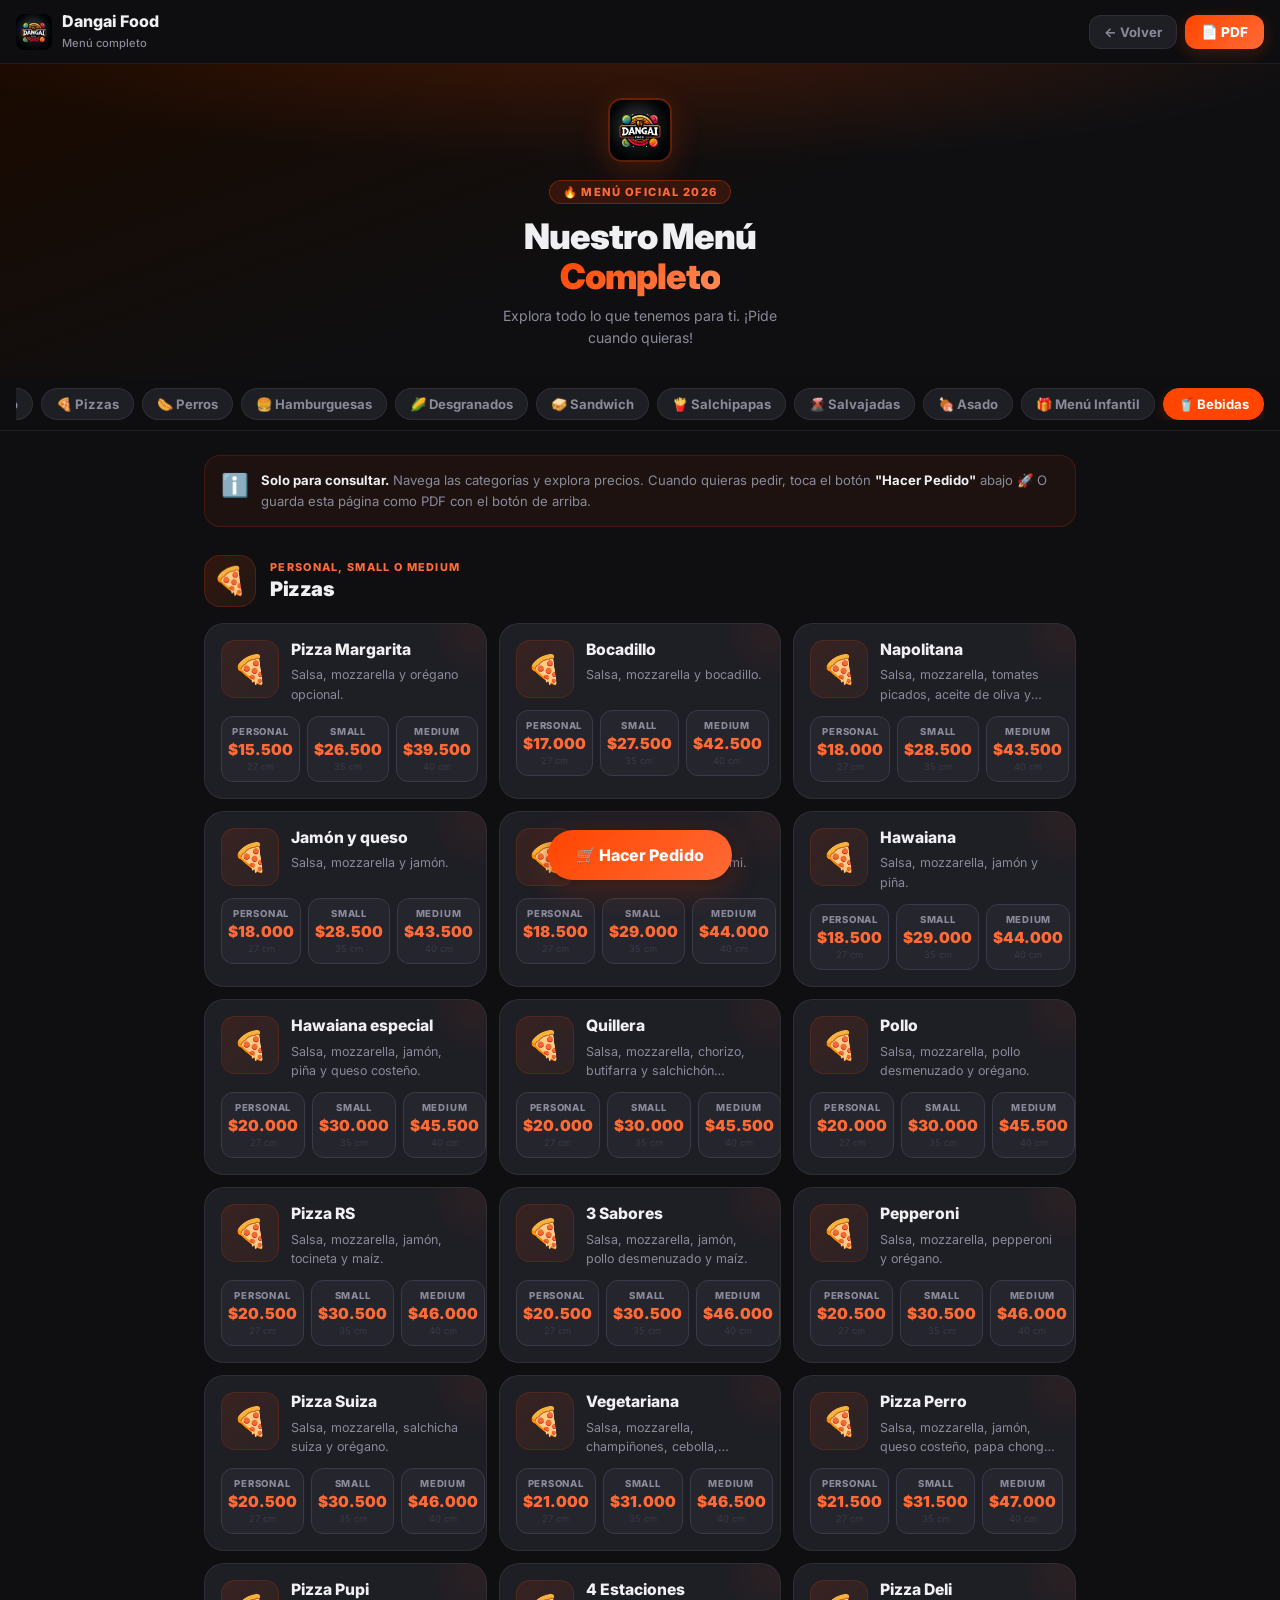
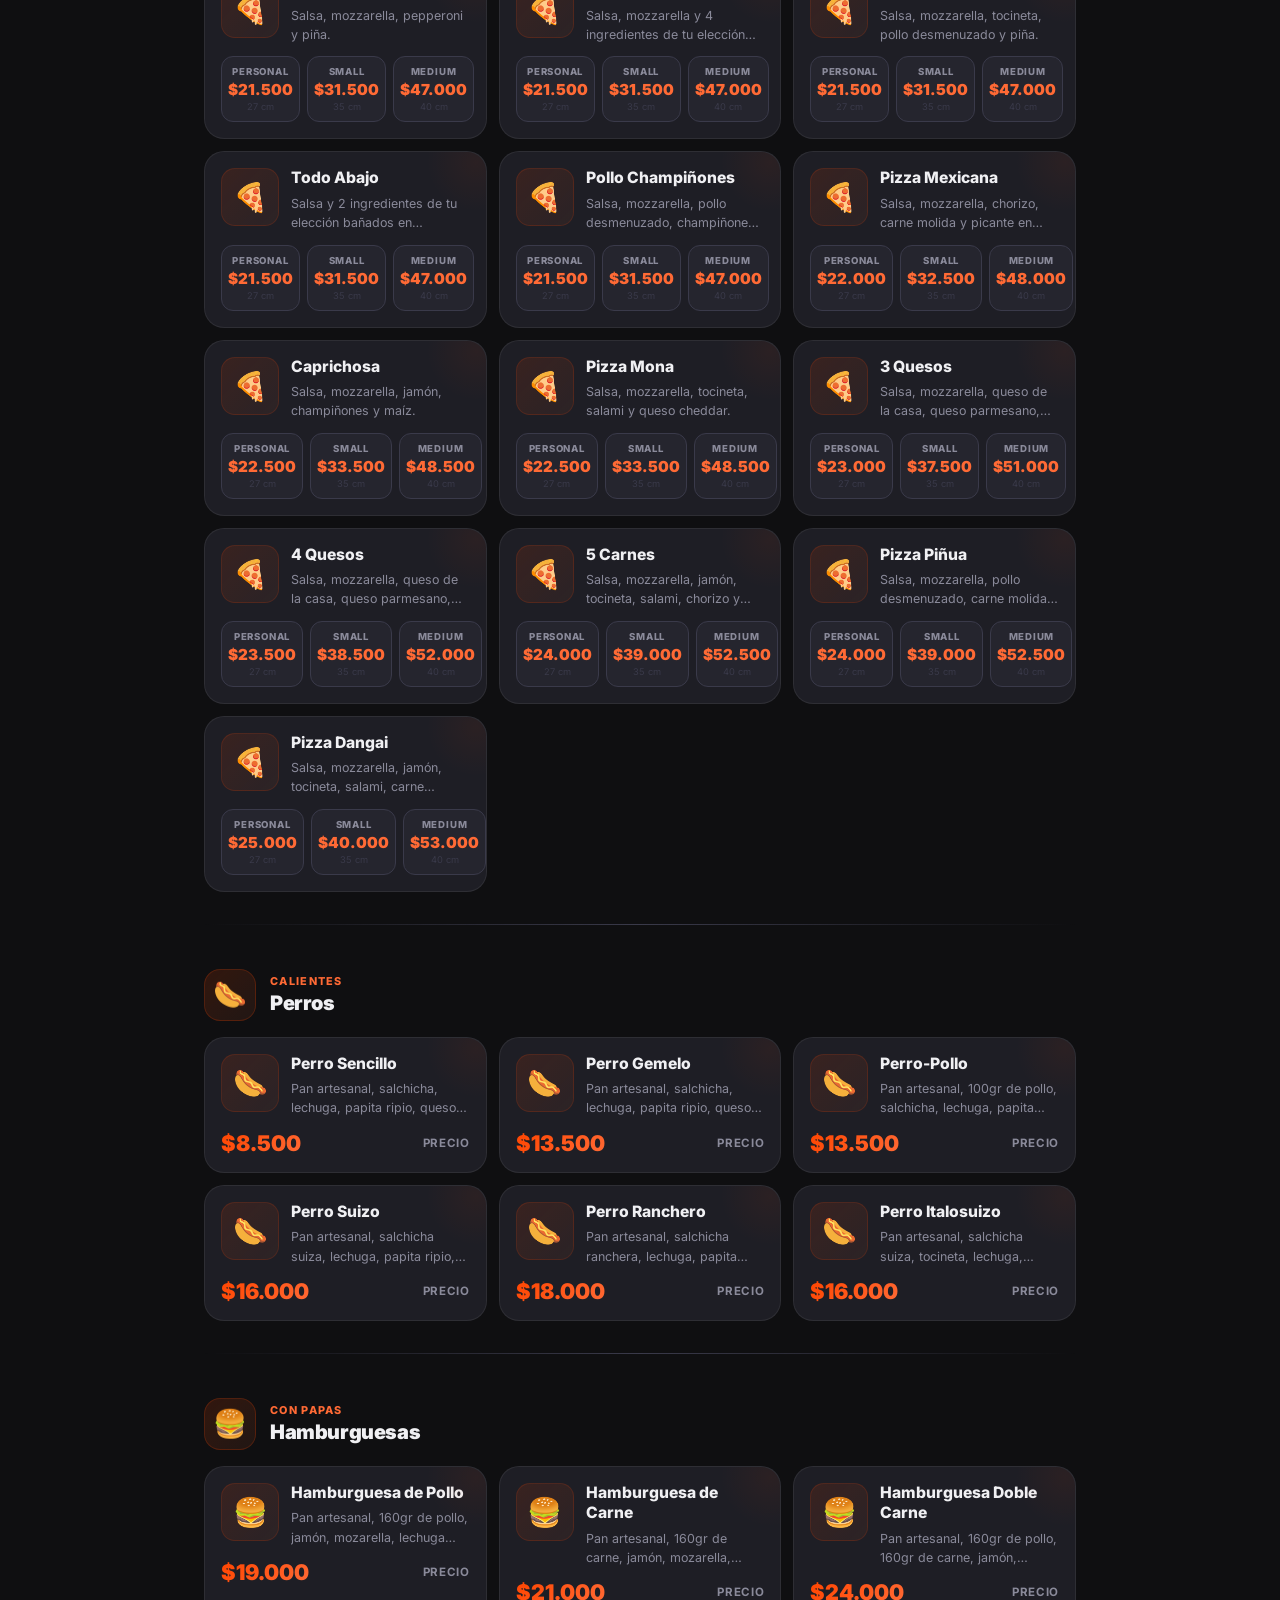
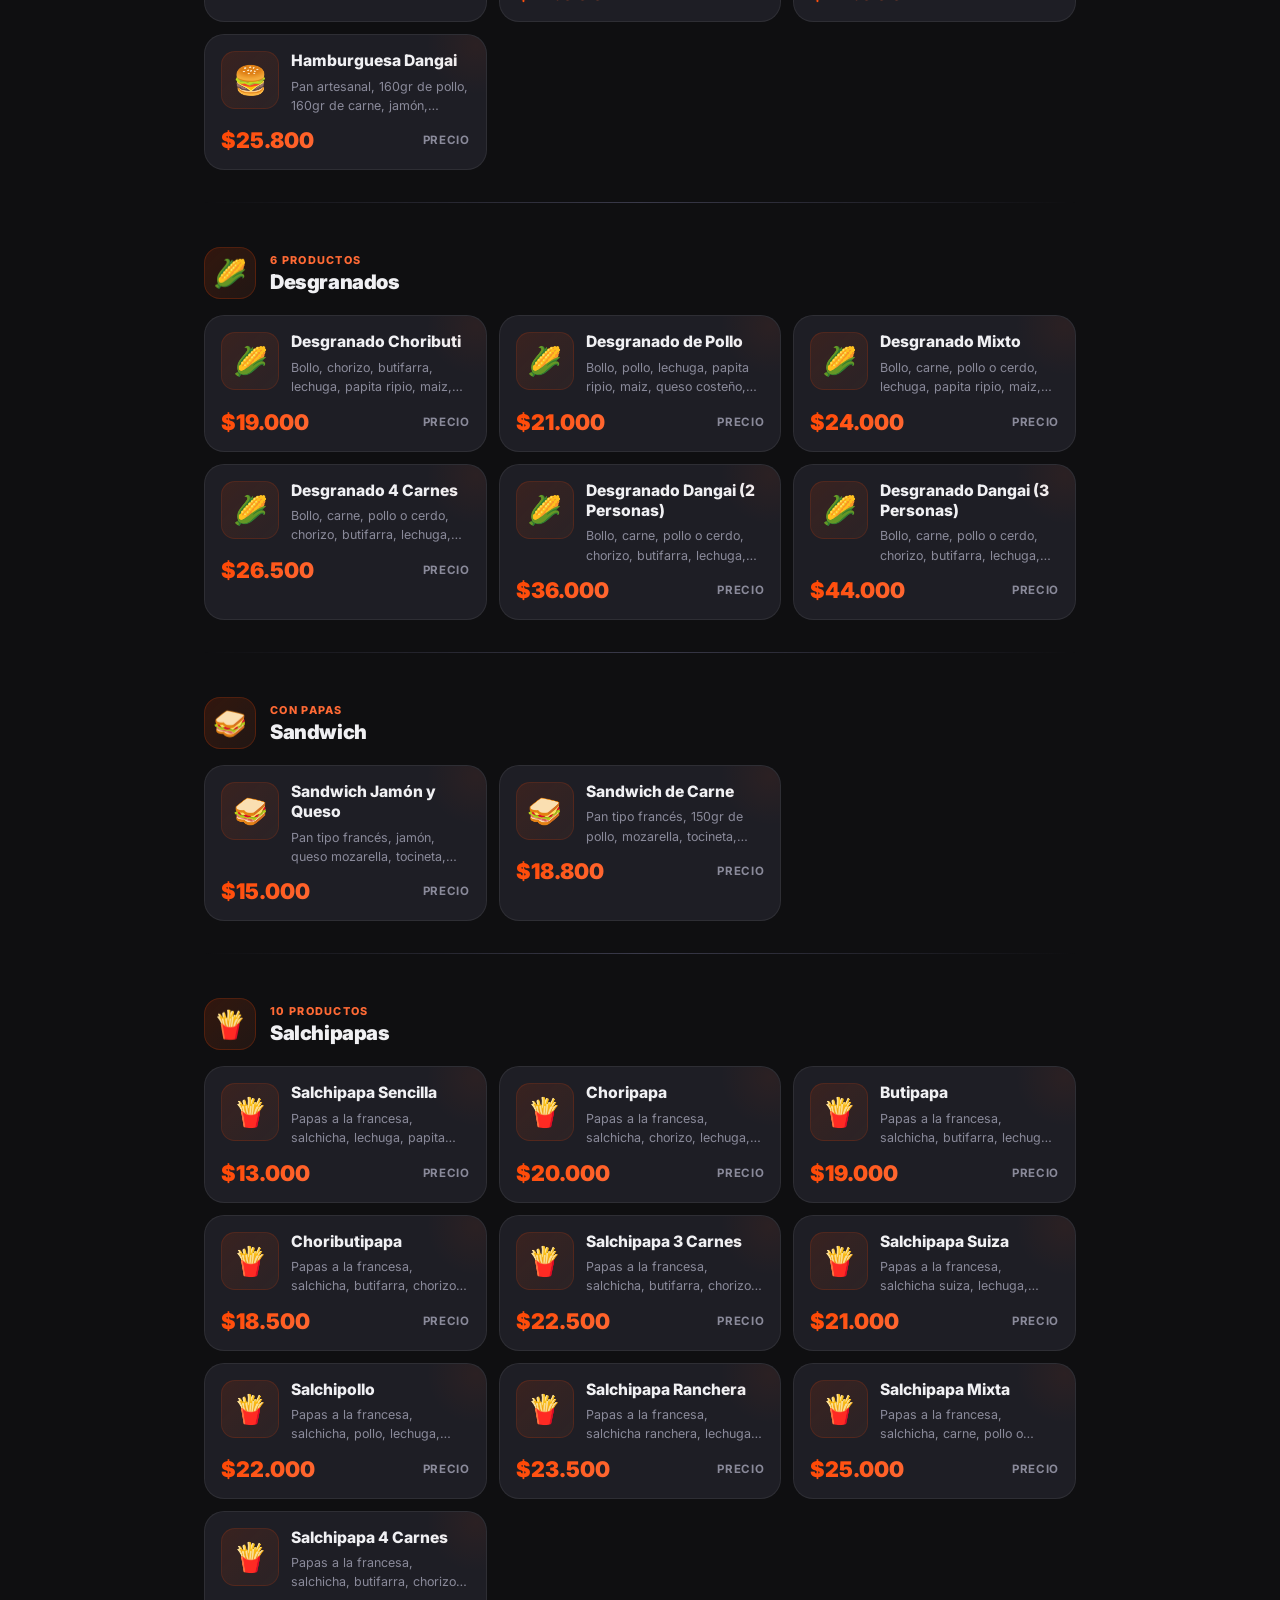
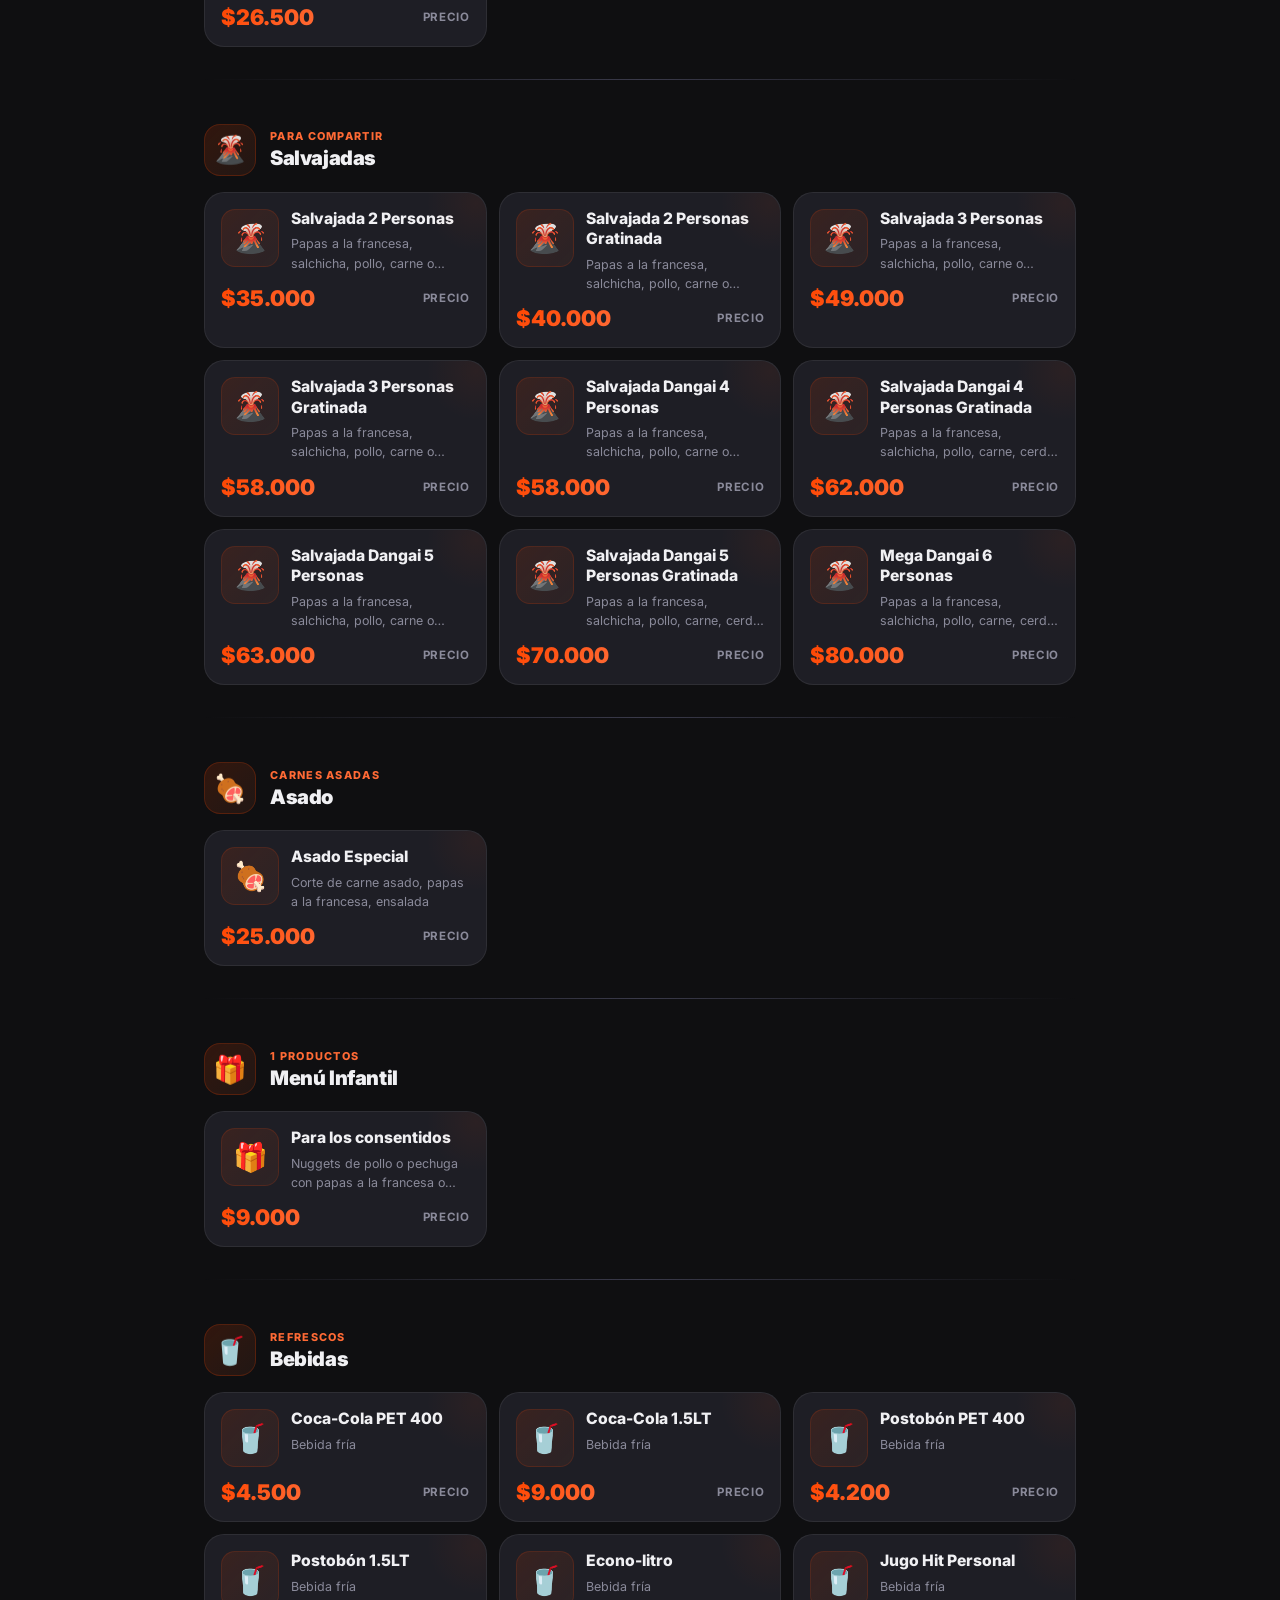
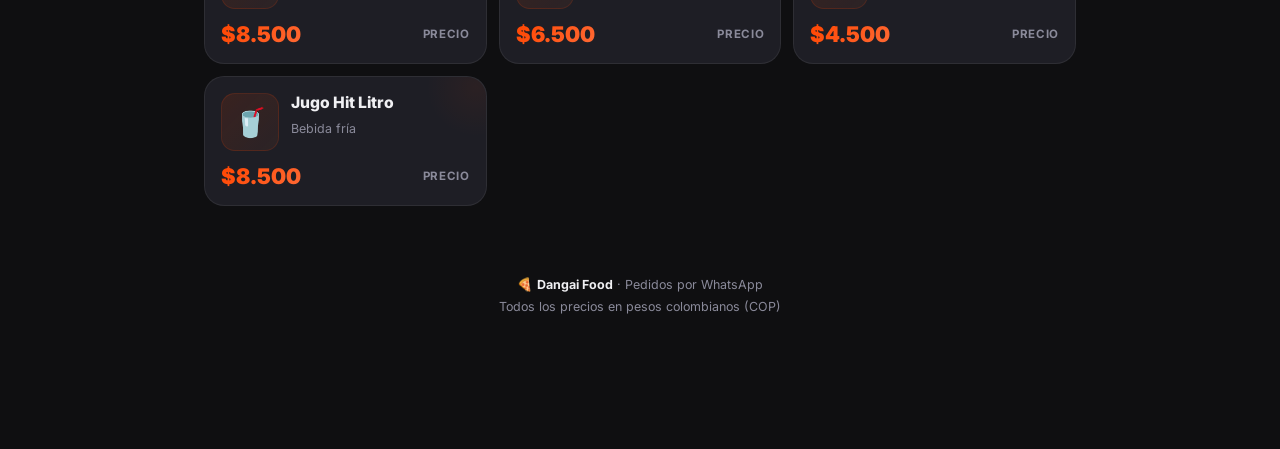
<file: menu.html>
<!doctype html>
<html lang="es">
<head>
  <meta charset="UTF-8" />
  <meta name="viewport" content="width=device-width, initial-scale=1.0, viewport-fit=cover" />
  <title>Menú Dangai Food 🍕</title>
  <meta name="description" content="Menú completo de Dangai Food. Pizzas, perros, hamburguesas, salchipapas y más. Consulta precios." />
  <link rel="preconnect" href="https://fonts.googleapis.com">
  <link rel="preconnect" href="https://fonts.gstatic.com" crossorigin>
  <link href="https://fonts.googleapis.com/css2?family=Inter:wght@400;500;600;700;800;900&display=swap" rel="stylesheet">
  <link rel="icon" href="data:image/svg+xml,<svg xmlns='http://www.w3.org/2000/svg' viewBox='0 0 100 100'><text y='.9em' font-size='90'>🍕</text></svg>">

  <style>
    /* ═══════════════════════════════════
       BASE
    ═══════════════════════════════════ */
    :root {
      --bg:       #0f0f11;
      --bg2:      #18181d;
      --card:     #1e1e25;
      --card2:    #25252e;
      --border:   rgba(255,255,255,0.07);
      --text:     #f0f0f3;
      --muted:    #8a8a9a;
      --faint:    #3a3a4a;
      --primary:  #ff4500;
      --primary2: #ff6a35;
      --orange-glow: rgba(255,69,0,0.22);
      --success:  #10b981;
      --radius:   20px;
    }

    *, *::before, *::after { box-sizing: border-box; margin: 0; padding: 0; }

    html { scroll-behavior: smooth; }

    body {
      font-family: 'Inter', -apple-system, BlinkMacSystemFont, sans-serif;
      background: var(--bg);
      color: var(--text);
      -webkit-font-smoothing: antialiased;
      min-height: 100dvh;
      overflow-x: hidden;
    }

    /* ═══════════════════════════════════
       TOPBAR
    ═══════════════════════════════════ */
    .topbar {
      position: fixed;
      top: 0; left: 0; right: 0;
      z-index: 200;
      background: rgba(15,15,17,0.85);
      backdrop-filter: blur(20px);
      -webkit-backdrop-filter: blur(20px);
      border-bottom: 1px solid var(--border);
      padding: 12px 16px;
      display: flex;
      align-items: center;
      justify-content: space-between;
      gap: 12px;
      padding-top: max(12px, env(safe-area-inset-top));
    }

    .topbar-brand {
      display: flex;
      align-items: center;
      gap: 10px;
    }

    .topbar-brand img {
      height: 36px;
      width: auto;
      border-radius: 8px;
      object-fit: contain;
    }

    .topbar-brand-text strong {
      display: block;
      font-size: 1rem;
      font-weight: 800;
      color: var(--text);
      line-height: 1.2;
    }

    .topbar-brand-text small {
      font-size: 0.7rem;
      color: var(--muted);
      font-weight: 500;
    }

    .topbar-btns {
      display: flex;
      gap: 8px;
      align-items: center;
    }

    .btn-ghost {
      display: inline-flex;
      align-items: center;
      gap: 5px;
      padding: 8px 14px;
      border-radius: 12px;
      border: 1px solid var(--border);
      background: var(--card);
      color: var(--muted);
      font-size: 0.82rem;
      font-weight: 700;
      cursor: pointer;
      font-family: inherit;
      text-decoration: none;
      transition: all 0.2s;
      white-space: nowrap;
    }

    .btn-ghost:hover {
      background: var(--card2);
      color: var(--text);
    }

    .btn-primary {
      display: inline-flex;
      align-items: center;
      gap: 6px;
      padding: 9px 16px;
      border-radius: 12px;
      border: none;
      background: linear-gradient(135deg, var(--primary), var(--primary2));
      color: #fff;
      font-size: 0.85rem;
      font-weight: 800;
      cursor: pointer;
      font-family: inherit;
      box-shadow: 0 4px 16px var(--orange-glow);
      transition: all 0.2s;
      white-space: nowrap;
    }

    .btn-primary:hover {
      transform: translateY(-1px);
      box-shadow: 0 6px 22px rgba(255,69,0,0.35);
    }

    /* ═══════════════════════════════════
       HERO
    ═══════════════════════════════════ */
    .hero {
      margin-top: 62px;
      background: linear-gradient(160deg, #1a0a00 0%, #0f0f11 55%);
      padding: 36px 20px 28px;
      text-align: center;
      position: relative;
      overflow: hidden;
    }

    .hero::before {
      content: '';
      position: absolute;
      inset: 0;
      background:
        radial-gradient(ellipse 80% 60% at 50% -10%, rgba(255,69,0,0.18) 0%, transparent 70%);
    }

    .hero-logo {
      position: relative;
      z-index: 1;
      margin-bottom: 14px;
    }

    .hero-logo img {
      height: 64px;
      width: auto;
      border-radius: 14px;
      border: 2px solid rgba(255,69,0,0.3);
      box-shadow: 0 8px 30px var(--orange-glow);
    }

    .hero-badge {
      position: relative;
      z-index: 1;
      display: inline-flex;
      align-items: center;
      gap: 6px;
      background: rgba(255,69,0,0.15);
      border: 1px solid rgba(255,69,0,0.3);
      color: var(--primary2);
      padding: 4px 13px;
      border-radius: 999px;
      font-size: 0.7rem;
      font-weight: 800;
      text-transform: uppercase;
      letter-spacing: 0.12em;
      margin-bottom: 12px;
    }

    .hero h1 {
      position: relative;
      z-index: 1;
      font-size: clamp(1.6rem, 6vw, 2.2rem);
      font-weight: 900;
      color: var(--text);
      letter-spacing: -0.03em;
      line-height: 1.15;
      margin-bottom: 8px;
    }

    .hero h1 span {
      background: linear-gradient(135deg, var(--primary), #ff8c5a);
      -webkit-background-clip: text;
      -webkit-text-fill-color: transparent;
      background-clip: text;
    }

    .hero-sub {
      position: relative;
      z-index: 1;
      font-size: 0.88rem;
      color: var(--muted);
      line-height: 1.6;
      max-width: 320px;
      margin: 0 auto;
    }

    /* ═══════════════════════════════════
       STICKY CATEGORY NAV (chip strip)
    ═══════════════════════════════════ */
    .cat-strip-wrap {
      position: sticky;
      top: 62px;
      z-index: 150;
      background: rgba(15,15,17,0.9);
      backdrop-filter: blur(16px);
      -webkit-backdrop-filter: blur(16px);
      border-bottom: 1px solid var(--border);
      padding: 10px 16px;
    }

    .cat-strip {
      display: flex;
      gap: 8px;
      overflow-x: auto;
      scrollbar-width: none;
      -webkit-overflow-scrolling: touch;
    }

    .cat-strip::-webkit-scrollbar { display: none; }

    .cat-chip {
      flex: 0 0 auto;
      display: inline-flex;
      align-items: center;
      gap: 5px;
      padding: 7px 14px;
      border-radius: 999px;
      border: 1.5px solid var(--border);
      background: var(--card);
      color: var(--muted);
      font-size: 0.82rem;
      font-weight: 700;
      cursor: pointer;
      font-family: inherit;
      transition: all 0.2s;
      white-space: nowrap;
    }

    .cat-chip:hover {
      border-color: rgba(255,69,0,0.4);
      color: var(--primary2);
    }

    .cat-chip.active {
      background: var(--primary);
      border-color: var(--primary);
      color: #fff;
      box-shadow: 0 4px 14px var(--orange-glow);
    }

    /* ═══════════════════════════════════
       PAGE CONTENT
    ═══════════════════════════════════ */
    .content {
      max-width: 900px;
      margin: 0 auto;
      padding: 24px 14px 120px;
    }

    /* ═══════════════════════════════════
       INFO BANNER
    ═══════════════════════════════════ */
    .info-banner {
      display: flex;
      align-items: flex-start;
      gap: 12px;
      background: rgba(255,69,0,0.06);
      border: 1px solid rgba(255,69,0,0.18);
      border-radius: 16px;
      padding: 14px 16px;
      margin-bottom: 28px;
    }

    .info-banner-icon { font-size: 1.4rem; flex-shrink: 0; margin-top: 1px; }

    .info-banner p {
      font-size: 0.82rem;
      color: var(--muted);
      line-height: 1.6;
    }

    .info-banner strong { color: var(--text); }

    /* ═══════════════════════════════════
       CATEGORY SECTION
    ═══════════════════════════════════ */
    .cat-section {
      margin-bottom: 44px;
      scroll-margin-top: 136px;
    }

    .cat-header {
      display: flex;
      align-items: center;
      gap: 14px;
      margin-bottom: 16px;
    }

    .cat-icon {
      width: 52px;
      height: 52px;
      min-width: 52px;
      border-radius: 16px;
      background: linear-gradient(135deg, rgba(255,69,0,0.15), rgba(255,120,60,0.08));
      border: 1px solid rgba(255,69,0,0.2);
      display: flex;
      align-items: center;
      justify-content: center;
      font-size: 1.7rem;
    }

    .cat-title-wrap small {
      display: block;
      font-size: 0.68rem;
      font-weight: 800;
      text-transform: uppercase;
      letter-spacing: 0.12em;
      color: var(--primary2);
      margin-bottom: 3px;
    }

    .cat-title-wrap h2 {
      font-size: 1.25rem;
      font-weight: 900;
      color: var(--text);
      letter-spacing: -0.02em;
    }

    /* ═══════════════════════════════════
       PRODUCT GRID
    ═══════════════════════════════════ */
    .prod-grid {
      display: grid;
      grid-template-columns: repeat(auto-fill, minmax(260px, 1fr));
      gap: 12px;
    }

    /* ═══════════════════════════════════
       PRODUCT CARD
    ═══════════════════════════════════ */
    .prod-card {
      background: var(--card);
      border: 1px solid var(--border);
      border-radius: var(--radius);
      padding: 16px;
      display: flex;
      flex-direction: column;
      gap: 12px;
      transition: transform 0.2s, box-shadow 0.2s, border-color 0.2s;
      cursor: default;
      position: relative;
      overflow: hidden;
    }

    .prod-card::before {
      content: '';
      position: absolute;
      top: -40px;
      right: -40px;
      width: 100px;
      height: 100px;
      border-radius: 50%;
      background: radial-gradient(circle, rgba(255,69,0,0.06) 0%, transparent 70%);
      pointer-events: none;
    }

    .prod-card:hover {
      transform: translateY(-3px);
      box-shadow: 0 12px 36px rgba(0,0,0,0.35);
      border-color: rgba(255,69,0,0.25);
    }

    .prod-top {
      display: flex;
      gap: 12px;
      align-items: flex-start;
    }

    .prod-emoji {
      width: 58px;
      height: 58px;
      min-width: 58px;
      border-radius: 14px;
      background: linear-gradient(135deg, rgba(255,69,0,0.12), rgba(255,120,60,0.06));
      border: 1px solid rgba(255,69,0,0.15);
      display: flex;
      align-items: center;
      justify-content: center;
      font-size: 1.75rem;
    }

    .prod-info { flex: 1; }

    .prod-name {
      font-size: 0.98rem;
      font-weight: 800;
      color: var(--text);
      line-height: 1.3;
      margin-bottom: 5px;
    }

    .prod-ingredients {
      font-size: 0.78rem;
      color: var(--muted);
      line-height: 1.55;
      display: -webkit-box;
      -webkit-line-clamp: 2;
      line-clamp: 2;
      -webkit-box-orient: vertical;
      overflow: hidden;
    }

    /* ── Single price ── */
    .prod-price {
      display: flex;
      align-items: center;
      justify-content: space-between;
    }

    .prod-price-tag {
      font-size: 1.35rem;
      font-weight: 900;
      background: linear-gradient(135deg, var(--primary), var(--primary2));
      -webkit-background-clip: text;
      -webkit-text-fill-color: transparent;
      background-clip: text;
    }

    .prod-price-label {
      font-size: 0.72rem;
      font-weight: 700;
      color: var(--muted);
      text-transform: uppercase;
      letter-spacing: 0.06em;
    }

    /* ── Multi prices (pizzas) ── */
    .prod-sizes {
      display: grid;
      grid-template-columns: repeat(3, 1fr);
      gap: 7px;
    }

    .size-pill {
      background: var(--card2);
      border: 1px solid var(--faint);
      border-radius: 12px;
      padding: 9px 6px;
      text-align: center;
      transition: border-color 0.15s;
    }

    .size-pill:hover { border-color: rgba(255,69,0,0.35); }

    .size-pill-name {
      display: block;
      font-size: 0.6rem;
      font-weight: 800;
      text-transform: uppercase;
      letter-spacing: 0.08em;
      color: var(--muted);
      margin-bottom: 3px;
    }

    .size-pill-price {
      display: block;
      font-size: 0.95rem;
      font-weight: 900;
      color: var(--primary2);
    }

    .size-pill-cm {
      display: block;
      font-size: 0.58rem;
      color: var(--faint);
      margin-top: 2px;
    }

    /* ═══════════════════════════════════
       FLOATING ORDER BUTTON
    ═══════════════════════════════════ */
    .fab-order {
      position: fixed;
      bottom: calc(20px + env(safe-area-inset-bottom));
      left: 50%;
      transform: translateX(-50%);
      z-index: 300;
      display: flex;
      align-items: center;
      gap: 10px;
      background: linear-gradient(135deg, var(--primary) 0%, var(--primary2) 100%);
      color: #fff;
      font-weight: 800;
      font-size: 1rem;
      padding: 15px 28px;
      border-radius: 999px;
      border: none;
      cursor: pointer;
      font-family: inherit;
      box-shadow: 0 8px 32px var(--orange-glow), 0 2px 8px rgba(0,0,0,0.4);
      text-decoration: none;
      transition: transform 0.2s, box-shadow 0.2s;
      white-space: nowrap;
    }

    .fab-order:hover {
      transform: translateX(-50%) translateY(-2px);
      box-shadow: 0 12px 40px rgba(255,69,0,0.45), 0 4px 12px rgba(0,0,0,0.5);
    }

    .fab-order:active {
      transform: translateX(-50%) scale(0.97);
    }

    /* ═══════════════════════════════════
       DIVIDER
    ═══════════════════════════════════ */
    .section-divider {
      height: 1px;
      background: linear-gradient(90deg, transparent, var(--faint), transparent);
      margin: 0 0 44px;
    }

    /* ═══════════════════════════════════
       FOOTER
    ═══════════════════════════════════ */
    .page-footer {
      text-align: center;
      padding: 24px 20px 12px;
      color: var(--muted);
      font-size: 0.78rem;
      line-height: 1.7;
    }

    .page-footer strong { color: var(--text); }

    /* ═══════════════════════════════════
       ANIMATIONS
    ═══════════════════════════════════ */
    @keyframes fadeUp {
      from { opacity: 0; transform: translateY(14px); }
      to   { opacity: 1; transform: translateY(0); }
    }

    .cat-section { animation: fadeUp 0.4s ease both; }

    /* ═══════════════════════════════════
       PRINT / PDF
    ═══════════════════════════════════ */
    @media print {
      @page { size: A4; margin: 12mm 10mm; }

      :root {
        --bg: #fff; --bg2: #fff; --card: #fff; --card2: #f5f5f5;
        --border: #e0e0e0; --faint: #ccc;
        --text: #111; --muted: #555;
        --primary: #ff4500; --primary2: #ff6a35;
      }

      body { background: #fff !important; }

      .topbar, .cat-strip-wrap, .fab-order, .info-banner,
      .btn-ghost, .btn-primary, .page-footer { display: none !important; }

      .hero {
        margin-top: 0 !important;
        background: #111 !important;
        -webkit-print-color-adjust: exact;
        print-color-adjust: exact;
        padding: 16mm 10mm 12mm;
        page-break-after: avoid;
      }

      .hero h1 { color: #fff !important; -webkit-print-color-adjust: exact; print-color-adjust: exact; }
      .hero h1 span { -webkit-text-fill-color: #ff6a35 !important; }
      .hero-badge { -webkit-print-color-adjust: exact; print-color-adjust: exact; }
      .hero-sub { color: rgba(255,255,255,0.6) !important; -webkit-print-color-adjust: exact; print-color-adjust: exact; }

      .content { padding: 8mm 0 0 !important; }

      .cat-section { page-break-inside: avoid; margin-bottom: 10mm; animation: none; }
      .cat-header { margin-bottom: 7pt; }

      .cat-icon {
        background: #fff6f3 !important;
        border: 1px solid #fcd0bc !important;
        width: 38pt; height: 38pt; min-width: 38pt; font-size: 1.3rem;
        -webkit-print-color-adjust: exact; print-color-adjust: exact;
      }

      .cat-title-wrap h2 { font-size: 12pt; color: #111 !important; }
      .cat-title-wrap small { color: #ff4500 !important; -webkit-print-color-adjust: exact; print-color-adjust: exact; }

      .prod-grid { grid-template-columns: repeat(3, 1fr) !important; gap: 5pt; }
      .prod-grid.pizza-grid { grid-template-columns: repeat(2, 1fr) !important; }

      .prod-card {
        padding: 8pt; gap: 6pt; box-shadow: none !important;
        border: 1px solid #e0e0e0 !important;
        border-radius: 8pt; transform: none !important;
        background: #fff !important;
      }

      .prod-card::before { display: none; }

      .prod-emoji {
        width: 38pt; height: 38pt; min-width: 38pt; font-size: 1.2rem;
        border-radius: 8pt;
        background: #fff6f3 !important; border-color: #fcd0bc !important;
        -webkit-print-color-adjust: exact; print-color-adjust: exact;
      }

      .prod-name { font-size: 8pt; color: #111 !important; }
      .prod-ingredients { font-size: 6.5pt; color: #666 !important; -webkit-line-clamp: 3; line-clamp: 3; }

      .prod-price-tag { font-size: 10pt; -webkit-text-fill-color: #ff4500 !important; color: #ff4500 !important; -webkit-print-color-adjust: exact; print-color-adjust: exact; }
      .prod-price-label { font-size: 6pt; color: #888 !important; }

      .size-pill {
        background: #f5f5f5 !important; border: 1px solid #ddd !important;
        padding: 5pt 4pt; border-radius: 6pt;
        -webkit-print-color-adjust: exact; print-color-adjust: exact;
      }

      .size-pill-name { font-size: 5.5pt; color: #777 !important; }
      .size-pill-price { font-size: 8pt; color: #ff4500 !important; -webkit-print-color-adjust: exact; print-color-adjust: exact; }
      .size-pill-cm { font-size: 5pt; color: #aaa !important; }

      .section-divider { background: #e0e0e0 !important; margin-bottom: 8mm; }
    }

    /* ═══════════════════════════════════
       RESPONSIVE MOBILE
    ═══════════════════════════════════ */
    @media (max-width: 480px) {
      .hero { padding: 28px 16px 22px; }
      .hero h1 { font-size: 1.65rem; }
      .content { padding: 18px 12px 110px; }
      .prod-grid { grid-template-columns: 1fr; }
      .topbar-brand-text small { display: none; }
    }

    @media (min-width: 481px) and (max-width: 760px) {
      .prod-grid { grid-template-columns: repeat(2, 1fr); }
    }
  </style>
</head>

<body>

  <!-- ══ TOPBAR ══ -->
  <header class="topbar">
    <div class="topbar-brand">
      <img src="public/DANGAI.jpg" alt="Dangai Food Logo" />
      <div class="topbar-brand-text">
        <strong>Dangai Food</strong>
        <small>Menú completo</small>
      </div>
    </div>
    <div class="topbar-btns">
      <a href="index.html" class="btn-ghost" id="btnBack">← Volver</a>
      <button class="btn-primary" id="btnPdf" onclick="window.print()">📄 PDF</button>
    </div>
  </header>

  <!-- ══ HERO ══ -->
  <section class="hero">
    <div class="hero-logo">
      <img src="public/DANGAI.jpg" alt="Dangai Food" />
    </div>
    <div class="hero-badge">🔥 Menú oficial 2026</div>
    <h1>Nuestro Menú<br><span>Completo</span></h1>
    <p class="hero-sub">Explora todo lo que tenemos para ti. ¡Pide cuando quieras!</p>
  </section>

  <!-- ══ CATEGORY STRIP ══ -->
  <div class="cat-strip-wrap">
    <div class="cat-strip" id="catStrip">
      <!-- JS filled -->
    </div>
  </div>

  <!-- ══ CONTENT ══ -->
  <main class="content">

    <!-- Info Banner -->
    <div class="info-banner">
      <div class="info-banner-icon">ℹ️</div>
      <p>
        <strong>Solo para consultar.</strong> Navega las categorías y explora precios.
        Cuando quieras pedir, toca el botón <strong>"Hacer Pedido"</strong> abajo 🚀
        O guarda esta página como PDF con el botón de arriba.
      </p>
    </div>

    <!-- Sections filled by JS -->
    <div id="menuContent"></div>

    <div class="page-footer">
      <p>🍕 <strong>Dangai Food</strong> · Pedidos por WhatsApp</p>
      <p>Todos los precios en pesos colombianos (COP)</p>
    </div>

  </main>

  <!-- ══ FLOATING CTA ══ -->
  <a href="index.html" class="fab-order" id="fabOrder">
    🛒 Hacer Pedido
  </a>

  <!-- DATA -->
  <script src="data.js?v=18"></script>

  <script>
  (function () {
    const cfg  = window.RestaurantAppConfig;
    const cats = cfg.categories;

    // ── Leer productos desde localStorage (admin) o usar los defaults ──
    const STORAGE_KEY = cfg.storageKeys?.products || 'restaurant_products_v3';
    let prods;
    try {
      const raw = localStorage.getItem(STORAGE_KEY);
      if (raw) {
        let parsed = JSON.parse(raw);
        // Puede venir como objeto indexado (Firebase) o array
        if (parsed && typeof parsed === 'object' && !Array.isArray(parsed)) {
          parsed = Object.values(parsed);
        }
        prods = Array.isArray(parsed) && parsed.length ? parsed : cfg.defaultProducts;
      } else {
        prods = cfg.defaultProducts;
      }
    } catch (e) {
      prods = cfg.defaultProducts;
    }

    // Filtrar productos desactivados
    prods = prods.filter(p => p.enabled !== false);

    const EMOJI = {
      pizzas:'🍕', perros:'🌭', hamburguesas:'🍔',
      desgranados:'🌽', sandwich:'🥪', salchipapas:'🍟',
      salvajadas:'🌋', asado:'🍖', infantil:'🎁', bebidas:'🥤'
    };

    const SIZES = {
      pizzas_personal: { short:'Personal', cm:'27 cm' },
      pizzas_small:    { short:'Small',    cm:'35 cm' },
      pizzas_medium:   { short:'Medium',   cm:'40 cm' }
    };

    function cop(n) {
      return '$' + Number(n).toLocaleString('es-CO');
    }

    // Group by category
    const grouped = {};
    for (const p of prods) {
      (grouped[p.category] = grouped[p.category] || []).push(p);
    }

    const order = Object.keys(cats);

    /* ─── Build category strip ─── */
    const strip = document.getElementById('catStrip');

    const allChip = document.createElement('button');
    allChip.className = 'cat-chip active';
    allChip.id = 'chip-all';
    allChip.innerHTML = '🍽️ Todo';
    allChip.addEventListener('click', () => {
      window.scrollTo({ top: 0, behavior: 'smooth' });
      setActive('all');
    });
    strip.appendChild(allChip);

    for (const key of order) {
      if (!grouped[key]) continue;
      const chip = document.createElement('button');
      chip.className = 'cat-chip';
      chip.id = `chip-${key}`;
      chip.innerHTML = `${EMOJI[key] || '🍽️'} ${cats[key].label}`;
      chip.addEventListener('click', () => {
        const sec = document.getElementById(`sec-${key}`);
        if (sec) sec.scrollIntoView({ behavior: 'smooth' });
        setActive(key);
      });
      strip.appendChild(chip);
    }

    function setActive(key) {
      document.querySelectorAll('.cat-chip').forEach(c => c.classList.remove('active'));
      const t = key === 'all'
        ? document.getElementById('chip-all')
        : document.getElementById(`chip-${key}`);
      if (t) {
        t.classList.add('active');
        t.scrollIntoView({ behavior: 'smooth', block: 'nearest', inline: 'center' });
      }
    }

    /* ─── Build sections ─── */
    const container = document.getElementById('menuContent');

    order.forEach((key, idx) => {
      const items = grouped[key];
      if (!items || !items.length) return;

      const isPizza = key === 'pizzas';
      const catInfo = cats[key];

      // Section
      const sec = document.createElement('section');
      sec.className = 'cat-section';
      sec.id = `sec-${key}`;
      sec.style.animationDelay = `${idx * 0.04}s`;

      // Header
      sec.innerHTML = `
        <div class="cat-header">
          <div class="cat-icon">${EMOJI[key] || '🍽️'}</div>
          <div class="cat-title-wrap">
            <small>${catInfo.subtitle || items.length + ' productos'}</small>
            <h2>${catInfo.label}</h2>
          </div>
        </div>
      `;

      // Grid
      const grid = document.createElement('div');
      grid.className = isPizza ? 'prod-grid pizza-grid' : 'prod-grid';

      for (const prod of items) {
        const card = document.createElement('div');
        card.className = 'prod-card';

        const priceKeys = Object.keys(prod.prices);
        let priceHTML = '';

        if (isPizza) {
          const pills = priceKeys.map(k => {
            const s = SIZES[k] || { short: k, cm: '' };
            return `
              <div class="size-pill">
                <span class="size-pill-name">${s.short}</span>
                <span class="size-pill-price">${cop(prod.prices[k])}</span>
                <span class="size-pill-cm">${s.cm}</span>
              </div>`;
          }).join('');
          priceHTML = `<div class="prod-sizes">${pills}</div>`;
        } else {
          const val = prod.prices[priceKeys[0]];
          priceHTML = `
            <div class="prod-price">
              <span class="prod-price-tag">${cop(val)}</span>
              <span class="prod-price-label">Precio</span>
            </div>`;
        }

        card.innerHTML = `
          <div class="prod-top">
            <div class="prod-emoji">${EMOJI[key] || '🍽️'}</div>
            <div class="prod-info">
              <div class="prod-name">${prod.name}</div>
              <div class="prod-ingredients">${prod.ingredients}</div>
            </div>
          </div>
          ${priceHTML}
        `;

        grid.appendChild(card);
      }

      sec.appendChild(grid);

      // Divider between sections (not last)
      if (idx < order.filter(k => grouped[k]).length - 1) {
        const div = document.createElement('div');
        div.className = 'section-divider';
        div.style.marginTop = '32px';
        sec.appendChild(div);
      }

      container.appendChild(sec);
    });

    /* ─── Scroll spy ─── */
    const sections = document.querySelectorAll('.cat-section');
    const io = new IntersectionObserver(entries => {
      entries.forEach(e => {
        if (e.isIntersecting) {
          setActive(e.target.id.replace('sec-', ''));
        }
      });
    }, { rootMargin: '-45% 0px -45% 0px' });

    sections.forEach(s => io.observe(s));

  })();
  </script>

</body>
</html>
</file>
